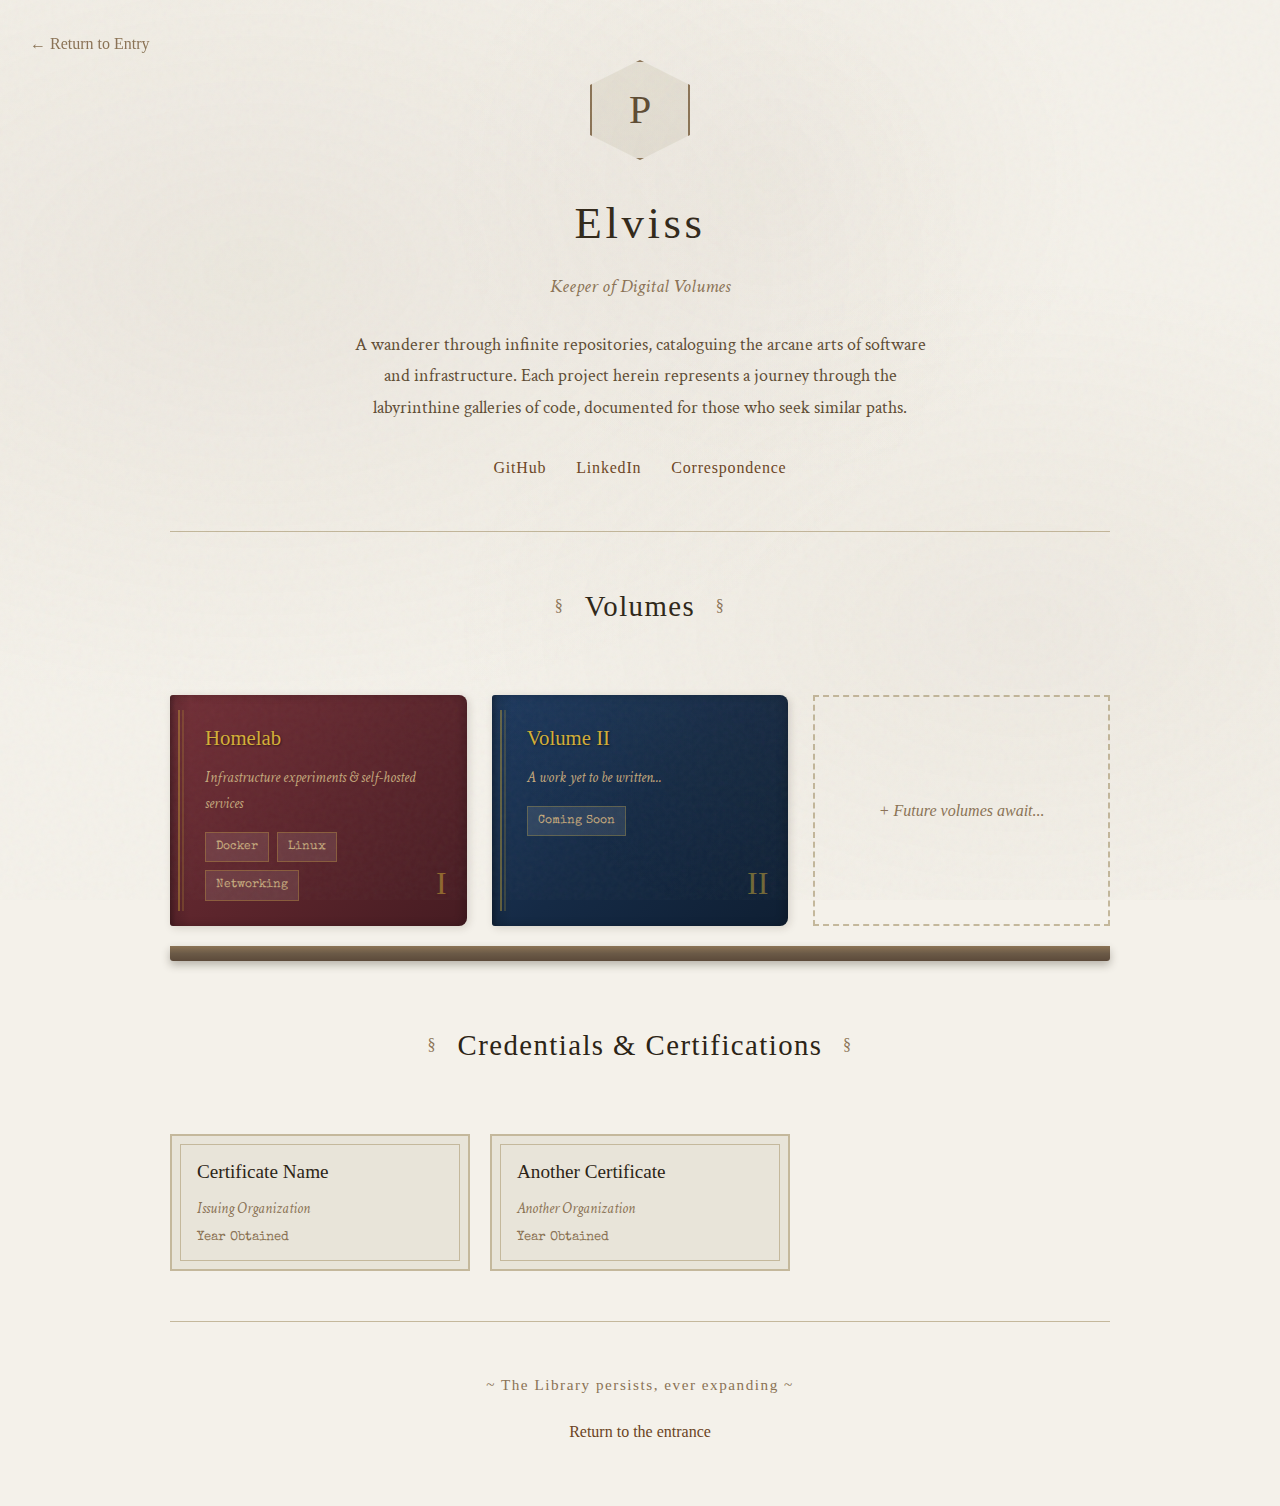
<file: library.html>
<!DOCTYPE html>
<html lang="en">
<head>
  <meta charset="UTF-8">
  <meta name="viewport" content="width=device-width, initial-scale=1.0">
  <title>The Library - Collections</title>
  <link rel="stylesheet" href="css/styles.css">
  <style>
    .library-container {
      max-width: 1000px;
      margin: 0 auto;
      padding: 60px 30px;
      position: relative;
      z-index: 1;
    }

    /* Header / Profile Section */
    .library-header {
      text-align: center;
      padding-bottom: 50px;
      margin-bottom: 50px;
      border-bottom: 1px solid var(--border);
    }

    .librarian-sigil {
      width: 100px;
      height: 100px;
      margin: 0 auto 25px;
      position: relative;
      border: 2px solid var(--ink-faded);
      clip-path: polygon(50% 0%, 100% 25%, 100% 75%, 50% 100%, 0% 75%, 0% 25%);
      display: flex;
      align-items: center;
      justify-content: center;
      background: var(--parchment-dark);
    }

    .librarian-sigil span {
      font-family: 'IM Fell English', serif;
      font-size: 2.5rem;
      color: var(--ink-light);
    }

    .library-header h1 {
      margin-bottom: 10px;
    }

    .library-header .role {
      font-style: italic;
      color: var(--ink-faded);
      font-size: 1.2rem;
      margin-bottom: 25px;
    }

    .bio {
      max-width: 600px;
      margin: 0 auto 30px;
      font-size: 1.1rem;
      color: var(--ink-light);
      line-height: 1.8;
    }

    .social-links {
      display: flex;
      justify-content: center;
      gap: 30px;
    }

    .social-links a {
      font-family: 'IM Fell English', serif;
      font-size: 1rem;
      letter-spacing: 0.05em;
      position: relative;
    }

    .social-links a::after {
      content: '';
      position: absolute;
      bottom: -3px;
      left: 0;
      width: 0;
      height: 1px;
      background: var(--accent);
      transition: width 0.3s;
    }

    .social-links a:hover::after {
      width: 100%;
    }

    /* Section titles */
    .section-header {
      text-align: center;
      margin-bottom: 40px;
    }

    .section-header h2 {
      display: inline-block;
      position: relative;
      padding: 0 30px;
    }

    .section-header h2::before,
    .section-header h2::after {
      content: '§';
      position: absolute;
      top: 50%;
      transform: translateY(-50%);
      color: var(--ink-faded);
      font-size: 1rem;
    }

    .section-header h2::before {
      left: 0;
    }

    .section-header h2::after {
      right: 0;
    }

    /* Bookshelf for projects */
    .bookshelf {
      margin-bottom: 60px;
    }

    .shelf {
      display: grid;
      grid-template-columns: repeat(auto-fill, minmax(280px, 1fr));
      gap: 25px;
      margin-bottom: 20px;
    }

    .shelf-edge {
      height: 15px;
      background: linear-gradient(
        to bottom,
        #8b7355 0%,
        #6b5a47 50%,
        #5c4a3a 100%
      );
      border-radius: 0 0 3px 3px;
      box-shadow: 0 4px 8px rgba(44, 36, 22, 0.3);
      margin-bottom: 40px;
    }

    .book a {
      display: block;
      text-decoration: none;
      height: 100%;
    }

    /* Certificate shelf */
    .certificates-grid {
      display: grid;
      grid-template-columns: repeat(auto-fill, minmax(280px, 1fr));
      gap: 20px;
    }

    .certificate h3 {
      font-family: 'IM Fell English', serif;
      font-size: 1.2rem;
      margin-bottom: 8px;
      color: var(--ink);
    }

    .certificate .issuer {
      font-style: italic;
      color: var(--ink-faded);
      font-size: 0.95rem;
      margin-bottom: 5px;
    }

    .certificate .date {
      font-family: 'Special Elite', monospace;
      font-size: 0.8rem;
      color: var(--ink-faded);
    }

    /* Footer */
    .library-footer {
      text-align: center;
      padding-top: 50px;
      margin-top: 50px;
      border-top: 1px solid var(--border);
    }

    .library-footer p {
      font-family: 'IM Fell English', serif;
      color: var(--ink-faded);
      font-size: 0.95rem;
      letter-spacing: 0.1em;
    }

    .library-footer .back-link {
      display: inline-block;
      margin-top: 20px;
      font-family: 'IM Fell English', serif;
    }

    /* Add more books prompt */
    .add-volume {
      border: 2px dashed var(--border);
      background: transparent;
      display: flex;
      align-items: center;
      justify-content: center;
      min-height: 180px;
      color: var(--ink-faded);
      font-family: 'IM Fell English', serif;
      font-style: italic;
      transition: all 0.3s;
    }

    .add-volume:hover {
      border-color: var(--ink-light);
      color: var(--ink-light);
    }

    @media (max-width: 600px) {
      .social-links {
        flex-direction: column;
        gap: 15px;
      }

      .shelf {
        grid-template-columns: 1fr;
      }
    }
  </style>
</head>
<body>
  <a href="index.html" class="nav-back">Return to Entry</a>

  <div class="library-container container">
    <!-- Profile Section -->
    <header class="library-header">
      <div class="librarian-sigil">
        <span>P</span>
      </div>
      <h1>Elviss</h1>
      <p class="role">Keeper of Digital Volumes</p>
      <p class="bio">
        A wanderer through infinite repositories, cataloguing the arcane arts of software
        and infrastructure. Each project herein represents a journey through the labyrinthine
        galleries of code, documented for those who seek similar paths.
      </p>
      <div class="social-links">
        <a href="https://github.com/Elviss-school" target="_blank">GitHub</a>
        <a href="https://linkedin.com/in/yourusername" target="_blank">LinkedIn</a>
        <a href="mailto:your@email.com">Correspondence</a>
      </div>
    </header>

    <!-- Projects / Volumes Section -->
    <section class="bookshelf">
      <div class="section-header">
        <h2>Volumes</h2>
      </div>

      <div class="shelf">
        <!-- Volume I: Homelab -->
        <div class="book burgundy">
          <a href="projects/homelab.html">
            <h3>Homelab</h3>
            <p>Infrastructure experiments & self-hosted services</p>
            <div class="tags">
              <span class="tag">Docker</span>
              <span class="tag">Linux</span>
              <span class="tag">Networking</span>
            </div>
            <span class="book-number">I</span>
          </a>
        </div>

        <!-- Volume II: Placeholder -->
        <div class="book navy">
          <a href="projects/placeholder.html">
            <h3>Volume II</h3>
            <p>A work yet to be written...</p>
            <div class="tags">
              <span class="tag">Coming Soon</span>
            </div>
            <span class="book-number">II</span>
          </a>
        </div>

        <!-- Template for adding more -->
        <div class="add-volume">
          <span>+ Future volumes await...</span>
        </div>
      </div>

      <div class="shelf-edge"></div>
    </section>

    <!-- Certificates Section -->
    <section class="certificates">
      <div class="section-header">
        <h2>Credentials & Certifications</h2>
      </div>

      <div class="certificates-grid">
        <div class="certificate">
          <h3>Certificate Name</h3>
          <p class="issuer">Issuing Organization</p>
          <p class="date">Year Obtained</p>
        </div>

        <div class="certificate">
          <h3>Another Certificate</h3>
          <p class="issuer">Another Organization</p>
          <p class="date">Year Obtained</p>
        </div>

        <!-- Add more certificates as needed -->
      </div>
    </section>

    <!-- Footer -->
    <footer class="library-footer">
      <p>~ The Library persists, ever expanding ~</p>
      <a href="index.html" class="back-link">Return to the entrance</a>
    </footer>
  </div>
</body>
</html>
</file>
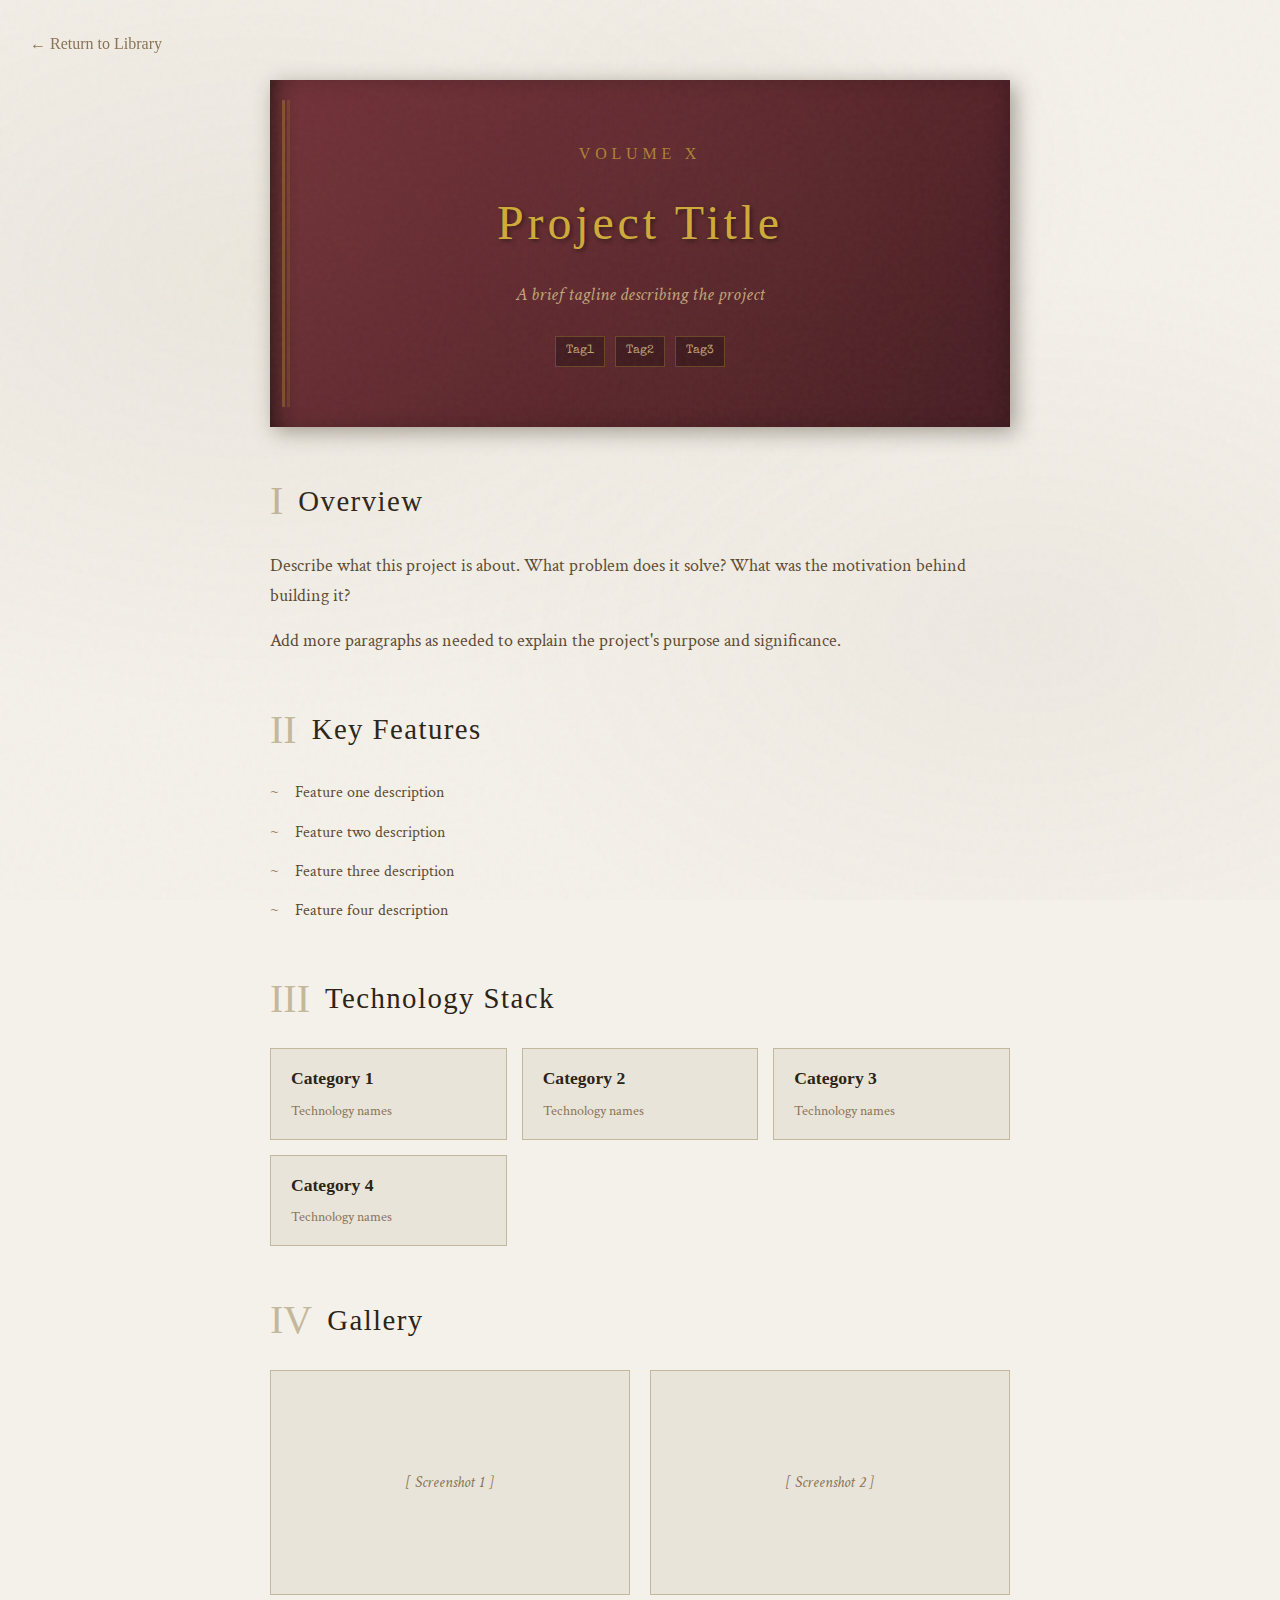
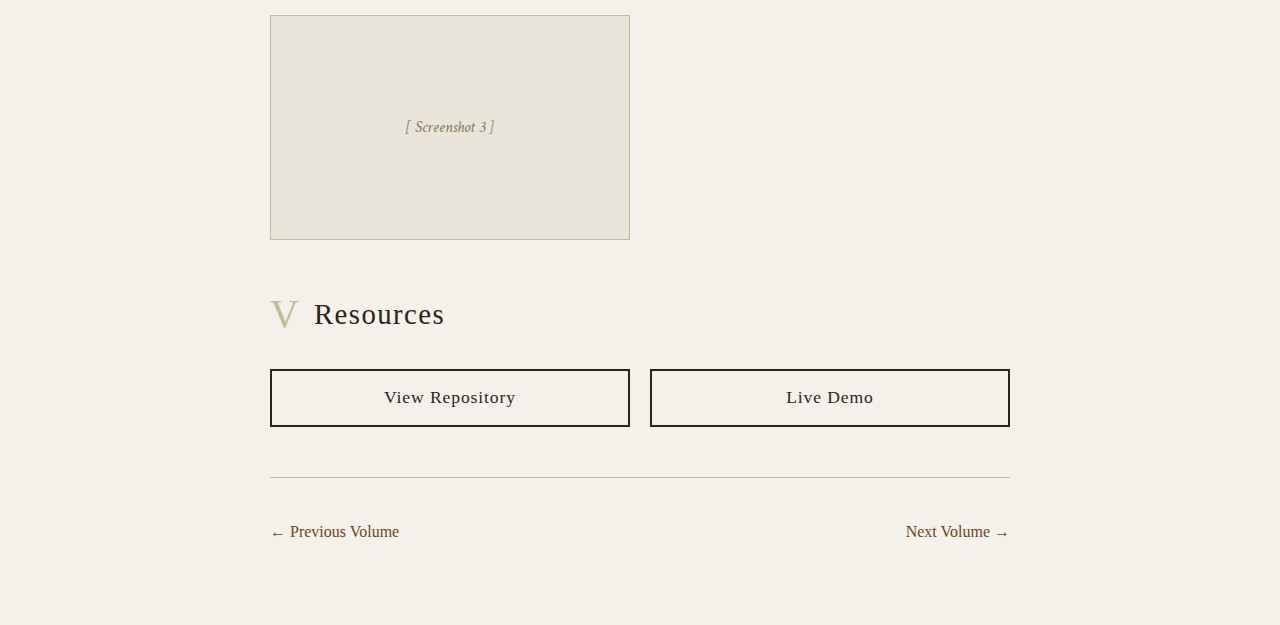
<file: projects/_TEMPLATE.html>
<!DOCTYPE html>
<html lang="en">
<head>
  <meta charset="UTF-8">
  <meta name="viewport" content="width=device-width, initial-scale=1.0">
  <!-- CHANGE: Update title -->
  <title>Volume X: PROJECT_NAME - The Library</title>
  <link rel="stylesheet" href="../css/styles.css">
  <style>
    .project-container {
      max-width: 800px;
      margin: 0 auto;
      padding: 80px 30px;
      position: relative;
      z-index: 1;
    }

    /* Book cover header */
    .book-cover {
      /* CHANGE: Pick a color theme:
         - burgundy: #722f37, #5c252c, #461c22
         - navy:     #1e3a5f, #152a45, #0f1f33
         - green:    #2d4a3e, #1f362c, #15261f
         - purple:   #4a3060, #362248, #261835
         - brown:    #8b4513, #654321, #4a3520
      */
      background: linear-gradient(135deg, #722f37 0%, #5c252c 50%, #461c22 100%);
      padding: 60px 40px;
      text-align: center;
      margin-bottom: 50px;
      position: relative;
      box-shadow:
        5px 5px 20px rgba(44, 36, 22, 0.4),
        inset -5px 0 20px rgba(0,0,0,0.2);
    }

    .book-cover::before {
      content: '';
      position: absolute;
      left: 0;
      top: 0;
      bottom: 0;
      width: 30px;
      background: linear-gradient(
        to right,
        rgba(0,0,0,0.4) 0%,
        rgba(0,0,0,0.1) 50%,
        transparent 100%
      );
    }

    .book-cover::after {
      content: '';
      position: absolute;
      left: 12px;
      top: 20px;
      bottom: 20px;
      width: 3px;
      background: rgba(212, 175, 55, 0.3);
      box-shadow: 5px 0 0 rgba(212, 175, 55, 0.15);
    }

    .book-cover .volume-number {
      font-family: 'IM Fell English', serif;
      font-size: 1rem;
      color: rgba(212, 175, 55, 0.7);
      letter-spacing: 0.3em;
      margin-bottom: 15px;
      text-transform: uppercase;
    }

    .book-cover h1 {
      color: #d4af37;
      font-size: 3rem;
      margin-bottom: 15px;
      text-shadow: 2px 2px 4px rgba(0,0,0,0.5);
    }

    .book-cover .subtitle {
      color: #c4a87c;
      font-style: italic;
      font-size: 1.2rem;
    }

    .project-tags {
      display: flex;
      justify-content: center;
      gap: 10px;
      margin-top: 25px;
      flex-wrap: wrap;
    }

    .project-tags .tag {
      background: rgba(0,0,0,0.3);
      border-color: rgba(212, 175, 55, 0.3);
    }

    /* Content sections */
    .chapter {
      margin-bottom: 50px;
    }

    .chapter-header {
      display: flex;
      align-items: center;
      gap: 15px;
      margin-bottom: 25px;
    }

    .chapter-number {
      font-family: 'IM Fell English', serif;
      font-size: 2.5rem;
      color: var(--border);
      line-height: 1;
    }

    .chapter h2 {
      margin-bottom: 0;
      border-bottom: none;
    }

    .chapter p {
      margin-bottom: 15px;
    }

    .chapter ul {
      list-style: none;
      padding-left: 0;
    }

    .chapter li {
      position: relative;
      padding-left: 25px;
      margin-bottom: 12px;
      color: var(--ink-light);
    }

    .chapter li::before {
      content: '~';
      position: absolute;
      left: 0;
      color: var(--ink-faded);
    }

    /* Tech stack display */
    .tech-stack {
      display: grid;
      grid-template-columns: repeat(auto-fill, minmax(200px, 1fr));
      gap: 15px;
      margin-top: 20px;
    }

    .tech-item {
      background: var(--parchment-dark);
      border: 1px solid var(--border);
      padding: 15px 20px;
      transition: all 0.3s;
    }

    .tech-item:hover {
      transform: translateY(-2px);
      box-shadow: 0 5px 15px var(--shadow);
    }

    .tech-item h4 {
      font-family: 'IM Fell English', serif;
      font-size: 1.1rem;
      color: var(--ink);
      margin-bottom: 5px;
    }

    .tech-item p {
      font-size: 0.9rem;
      color: var(--ink-faded);
      margin: 0;
    }

    /* Links section */
    .project-links {
      display: flex;
      gap: 20px;
      margin-top: 30px;
      flex-wrap: wrap;
    }

    .project-links .btn {
      flex: 1;
      min-width: 200px;
      text-align: center;
    }

    /* Gallery */
    .gallery {
      display: grid;
      grid-template-columns: repeat(auto-fill, minmax(250px, 1fr));
      gap: 20px;
      margin-top: 20px;
    }

    .gallery-item {
      aspect-ratio: 16/10;
      background: var(--parchment-dark);
      border: 1px solid var(--border);
      display: flex;
      align-items: center;
      justify-content: center;
      color: var(--ink-faded);
      font-style: italic;
      overflow: hidden;
    }

    .gallery-item img {
      width: 100%;
      height: 100%;
      object-fit: cover;
    }

    /* Navigation */
    .project-nav {
      display: flex;
      justify-content: space-between;
      padding-top: 40px;
      margin-top: 50px;
      border-top: 1px solid var(--border);
    }

    .project-nav a {
      font-family: 'IM Fell English', serif;
    }

    .project-nav .next::after {
      content: ' →';
    }

    .project-nav .prev::before {
      content: '← ';
    }

    @media (max-width: 600px) {
      .book-cover {
        padding: 40px 30px;
      }

      .book-cover h1 {
        font-size: 2rem;
      }

      .project-links {
        flex-direction: column;
      }
    }
  </style>
</head>
<body>
  <a href="../library.html" class="nav-back">Return to Library</a>

  <div class="project-container container">
    <!-- Book Cover - CHANGE: Update volume number, title, subtitle, and tags -->
    <header class="book-cover">
      <p class="volume-number">Volume X</p>
      <h1>Project Title</h1>
      <p class="subtitle">A brief tagline describing the project</p>
      <div class="project-tags">
        <span class="tag">Tag1</span>
        <span class="tag">Tag2</span>
        <span class="tag">Tag3</span>
      </div>
    </header>

    <!-- Chapter 1: Overview - CHANGE: Write your overview -->
    <section class="chapter">
      <div class="chapter-header">
        <span class="chapter-number">I</span>
        <h2>Overview</h2>
      </div>
      <p>
        Describe what this project is about. What problem does it solve?
        What was the motivation behind building it?
      </p>
      <p>
        Add more paragraphs as needed to explain the project's purpose
        and significance.
      </p>
    </section>

    <!-- Chapter 2: Features/Architecture - CHANGE: Update content -->
    <section class="chapter">
      <div class="chapter-header">
        <span class="chapter-number">II</span>
        <h2>Key Features</h2>
      </div>
      <ul>
        <li>Feature one description</li>
        <li>Feature two description</li>
        <li>Feature three description</li>
        <li>Feature four description</li>
      </ul>
    </section>

    <!-- Chapter 3: Technology Stack - CHANGE: Update technologies -->
    <section class="chapter">
      <div class="chapter-header">
        <span class="chapter-number">III</span>
        <h2>Technology Stack</h2>
      </div>
      <div class="tech-stack">
        <div class="tech-item">
          <h4>Category 1</h4>
          <p>Technology names</p>
        </div>
        <div class="tech-item">
          <h4>Category 2</h4>
          <p>Technology names</p>
        </div>
        <div class="tech-item">
          <h4>Category 3</h4>
          <p>Technology names</p>
        </div>
        <div class="tech-item">
          <h4>Category 4</h4>
          <p>Technology names</p>
        </div>
      </div>
    </section>

    <!-- Chapter 4: Gallery (optional) - CHANGE: Add images or remove section -->
    <section class="chapter">
      <div class="chapter-header">
        <span class="chapter-number">IV</span>
        <h2>Gallery</h2>
      </div>
      <div class="gallery">
        <!-- Replace with actual images: <img src="../images/screenshot.png" alt="Description"> -->
        <div class="gallery-item">[ Screenshot 1 ]</div>
        <div class="gallery-item">[ Screenshot 2 ]</div>
        <div class="gallery-item">[ Screenshot 3 ]</div>
      </div>
    </section>

    <!-- Chapter 5: Links - CHANGE: Update URLs -->
    <section class="chapter">
      <div class="chapter-header">
        <span class="chapter-number">V</span>
        <h2>Resources</h2>
      </div>
      <div class="project-links">
        <a href="https://github.com/yourusername/project" class="btn" target="_blank">View Repository</a>
        <a href="#" class="btn">Live Demo</a>
      </div>
    </section>

    <!-- Navigation - CHANGE: Update prev/next links -->
    <nav class="project-nav">
      <a href="previous-project.html" class="prev">Previous Volume</a>
      <a href="next-project.html" class="next">Next Volume</a>
    </nav>
  </div>
</body>
</html>

<!--
================================================================================
HOW TO ADD A NEW PROJECT:
================================================================================

1. Copy this template file and rename it (e.g., "my-project.html")

2. Update the book cover:
   - Change volume number (I, II, III, IV, V, VI, VII, VIII, IX, X...)
   - Change title and subtitle
   - Update tags
   - Pick a color theme (see comment in CSS)

3. Write your chapters:
   - Update chapter content
   - Add or remove chapters as needed
   - Update chapter numbers (Roman numerals)

4. Add to library.html:
   - Add a new book div in the .shelf:

   <div class="book green">
     <a href="projects/my-project.html">
       <h3>Project Name</h3>
       <p>Brief description</p>
       <div class="tags">
         <span class="tag">Tag1</span>
         <span class="tag">Tag2</span>
       </div>
       <span class="book-number">III</span>
     </a>
   </div>

5. Update navigation links in adjacent project files

Book color classes available:
- (default brown) - no class needed
- .burgundy - deep red
- .navy - dark blue
- .green - forest green
- .purple - deep purple

================================================================================
-->
</file>
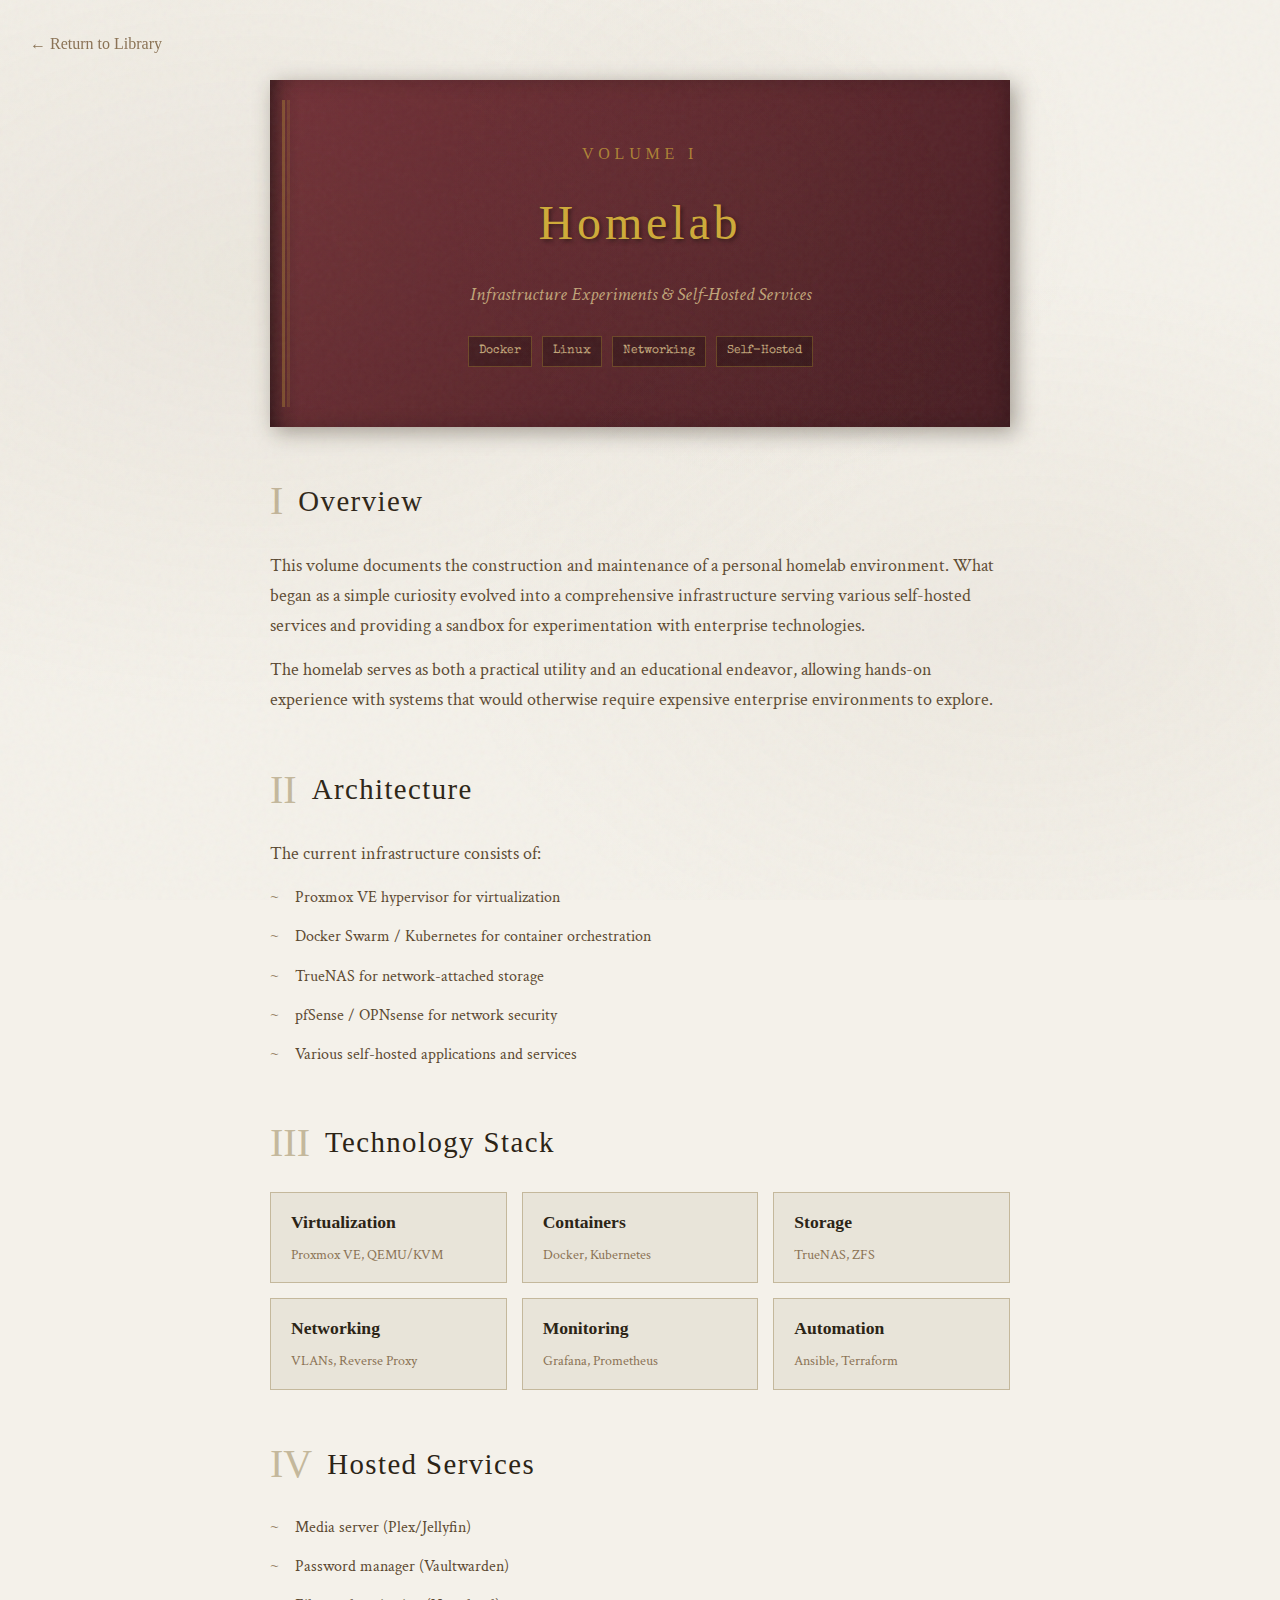
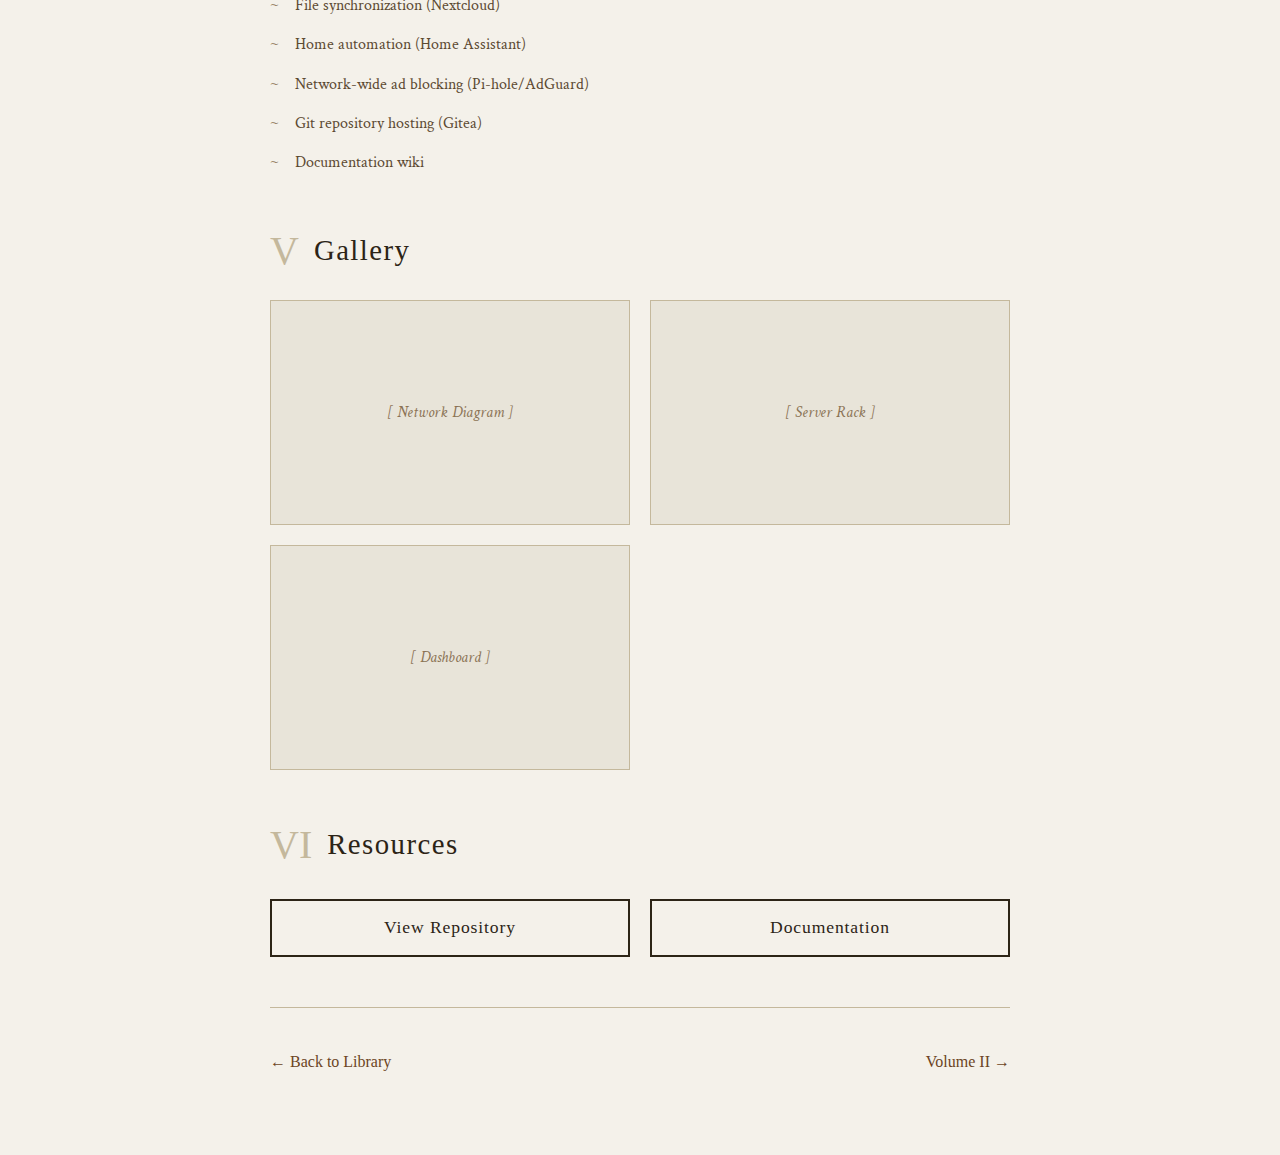
<file: projects/homelab.html>
<!DOCTYPE html>
<html lang="en">
<head>
  <meta charset="UTF-8">
  <meta name="viewport" content="width=device-width, initial-scale=1.0">
  <title>Volume I: Homelab - The Library</title>
  <link rel="stylesheet" href="../css/styles.css">
  <style>
    .project-container {
      max-width: 800px;
      margin: 0 auto;
      padding: 80px 30px;
      position: relative;
      z-index: 1;
    }

    /* Book cover header */
    .book-cover {
      background: linear-gradient(135deg, #722f37 0%, #5c252c 50%, #461c22 100%);
      padding: 60px 40px;
      text-align: center;
      margin-bottom: 50px;
      position: relative;
      box-shadow:
        5px 5px 20px rgba(44, 36, 22, 0.4),
        inset -5px 0 20px rgba(0,0,0,0.2);
    }

    .book-cover::before {
      content: '';
      position: absolute;
      left: 0;
      top: 0;
      bottom: 0;
      width: 30px;
      background: linear-gradient(
        to right,
        rgba(0,0,0,0.4) 0%,
        rgba(0,0,0,0.1) 50%,
        transparent 100%
      );
    }

    .book-cover::after {
      content: '';
      position: absolute;
      left: 12px;
      top: 20px;
      bottom: 20px;
      width: 3px;
      background: rgba(212, 175, 55, 0.3);
      box-shadow: 5px 0 0 rgba(212, 175, 55, 0.15);
    }

    .book-cover .volume-number {
      font-family: 'IM Fell English', serif;
      font-size: 1rem;
      color: rgba(212, 175, 55, 0.7);
      letter-spacing: 0.3em;
      margin-bottom: 15px;
      text-transform: uppercase;
    }

    .book-cover h1 {
      color: #d4af37;
      font-size: 3rem;
      margin-bottom: 15px;
      text-shadow: 2px 2px 4px rgba(0,0,0,0.5);
    }

    .book-cover .subtitle {
      color: #c4a87c;
      font-style: italic;
      font-size: 1.2rem;
    }

    .project-tags {
      display: flex;
      justify-content: center;
      gap: 10px;
      margin-top: 25px;
    }

    .project-tags .tag {
      background: rgba(0,0,0,0.3);
      border-color: rgba(212, 175, 55, 0.3);
    }

    /* Content sections */
    .chapter {
      margin-bottom: 50px;
    }

    .chapter-header {
      display: flex;
      align-items: center;
      gap: 15px;
      margin-bottom: 25px;
    }

    .chapter-number {
      font-family: 'IM Fell English', serif;
      font-size: 2.5rem;
      color: var(--border);
      line-height: 1;
    }

    .chapter h2 {
      margin-bottom: 0;
      border-bottom: none;
    }

    .chapter p {
      margin-bottom: 15px;
    }

    .chapter ul {
      list-style: none;
      padding-left: 0;
    }

    .chapter li {
      position: relative;
      padding-left: 25px;
      margin-bottom: 12px;
      color: var(--ink-light);
    }

    .chapter li::before {
      content: '~';
      position: absolute;
      left: 0;
      color: var(--ink-faded);
    }

    /* Tech stack display */
    .tech-stack {
      display: grid;
      grid-template-columns: repeat(auto-fill, minmax(200px, 1fr));
      gap: 15px;
      margin-top: 20px;
    }

    .tech-item {
      background: var(--parchment-dark);
      border: 1px solid var(--border);
      padding: 15px 20px;
      transition: all 0.3s;
    }

    .tech-item:hover {
      transform: translateY(-2px);
      box-shadow: 0 5px 15px var(--shadow);
    }

    .tech-item h4 {
      font-family: 'IM Fell English', serif;
      font-size: 1.1rem;
      color: var(--ink);
      margin-bottom: 5px;
    }

    .tech-item p {
      font-size: 0.9rem;
      color: var(--ink-faded);
      margin: 0;
    }

    /* Links section */
    .project-links {
      display: flex;
      gap: 20px;
      margin-top: 30px;
      flex-wrap: wrap;
    }

    .project-links .btn {
      flex: 1;
      min-width: 200px;
      text-align: center;
    }

    /* Gallery placeholder */
    .gallery {
      display: grid;
      grid-template-columns: repeat(auto-fill, minmax(250px, 1fr));
      gap: 20px;
      margin-top: 20px;
    }

    .gallery-item {
      aspect-ratio: 16/10;
      background: var(--parchment-dark);
      border: 1px solid var(--border);
      display: flex;
      align-items: center;
      justify-content: center;
      color: var(--ink-faded);
      font-style: italic;
    }

    /* Navigation */
    .project-nav {
      display: flex;
      justify-content: space-between;
      padding-top: 40px;
      margin-top: 50px;
      border-top: 1px solid var(--border);
    }

    .project-nav a {
      font-family: 'IM Fell English', serif;
    }

    .project-nav .next::after {
      content: ' →';
    }

    .project-nav .prev::before {
      content: '← ';
    }

    @media (max-width: 600px) {
      .book-cover {
        padding: 40px 30px;
      }

      .book-cover h1 {
        font-size: 2rem;
      }

      .project-links {
        flex-direction: column;
      }
    }
  </style>
</head>
<body>
  <a href="../library.html" class="nav-back">Return to Library</a>

  <div class="project-container container">
    <!-- Book Cover -->
    <header class="book-cover">
      <p class="volume-number">Volume I</p>
      <h1>Homelab</h1>
      <p class="subtitle">Infrastructure Experiments & Self-Hosted Services</p>
      <div class="project-tags">
        <span class="tag">Docker</span>
        <span class="tag">Linux</span>
        <span class="tag">Networking</span>
        <span class="tag">Self-Hosted</span>
      </div>
    </header>

    <!-- Chapter 1: Overview -->
    <section class="chapter">
      <div class="chapter-header">
        <span class="chapter-number">I</span>
        <h2>Overview</h2>
      </div>
      <p>
        This volume documents the construction and maintenance of a personal homelab
        environment. What began as a simple curiosity evolved into a comprehensive
        infrastructure serving various self-hosted services and providing a sandbox
        for experimentation with enterprise technologies.
      </p>
      <p>
        The homelab serves as both a practical utility and an educational endeavor,
        allowing hands-on experience with systems that would otherwise require
        expensive enterprise environments to explore.
      </p>
    </section>

    <!-- Chapter 2: Architecture -->
    <section class="chapter">
      <div class="chapter-header">
        <span class="chapter-number">II</span>
        <h2>Architecture</h2>
      </div>
      <p>The current infrastructure consists of:</p>
      <ul>
        <li>Proxmox VE hypervisor for virtualization</li>
        <li>Docker Swarm / Kubernetes for container orchestration</li>
        <li>TrueNAS for network-attached storage</li>
        <li>pfSense / OPNsense for network security</li>
        <li>Various self-hosted applications and services</li>
      </ul>
    </section>

    <!-- Chapter 3: Technology Stack -->
    <section class="chapter">
      <div class="chapter-header">
        <span class="chapter-number">III</span>
        <h2>Technology Stack</h2>
      </div>
      <div class="tech-stack">
        <div class="tech-item">
          <h4>Virtualization</h4>
          <p>Proxmox VE, QEMU/KVM</p>
        </div>
        <div class="tech-item">
          <h4>Containers</h4>
          <p>Docker, Kubernetes</p>
        </div>
        <div class="tech-item">
          <h4>Storage</h4>
          <p>TrueNAS, ZFS</p>
        </div>
        <div class="tech-item">
          <h4>Networking</h4>
          <p>VLANs, Reverse Proxy</p>
        </div>
        <div class="tech-item">
          <h4>Monitoring</h4>
          <p>Grafana, Prometheus</p>
        </div>
        <div class="tech-item">
          <h4>Automation</h4>
          <p>Ansible, Terraform</p>
        </div>
      </div>
    </section>

    <!-- Chapter 4: Services -->
    <section class="chapter">
      <div class="chapter-header">
        <span class="chapter-number">IV</span>
        <h2>Hosted Services</h2>
      </div>
      <ul>
        <li>Media server (Plex/Jellyfin)</li>
        <li>Password manager (Vaultwarden)</li>
        <li>File synchronization (Nextcloud)</li>
        <li>Home automation (Home Assistant)</li>
        <li>Network-wide ad blocking (Pi-hole/AdGuard)</li>
        <li>Git repository hosting (Gitea)</li>
        <li>Documentation wiki</li>
      </ul>
    </section>

    <!-- Chapter 5: Gallery -->
    <section class="chapter">
      <div class="chapter-header">
        <span class="chapter-number">V</span>
        <h2>Gallery</h2>
      </div>
      <div class="gallery">
        <div class="gallery-item">[ Network Diagram ]</div>
        <div class="gallery-item">[ Server Rack ]</div>
        <div class="gallery-item">[ Dashboard ]</div>
      </div>
    </section>

    <!-- Links -->
    <section class="chapter">
      <div class="chapter-header">
        <span class="chapter-number">VI</span>
        <h2>Resources</h2>
      </div>
      <div class="project-links">
        <a href="https://github.com/yourusername/homelab" class="btn" target="_blank">View Repository</a>
        <a href="#" class="btn">Documentation</a>
      </div>
    </section>

    <!-- Navigation -->
    <nav class="project-nav">
      <a href="../library.html" class="prev">Back to Library</a>
      <a href="placeholder.html" class="next">Volume II</a>
    </nav>
  </div>
</body>
</html>
</file>
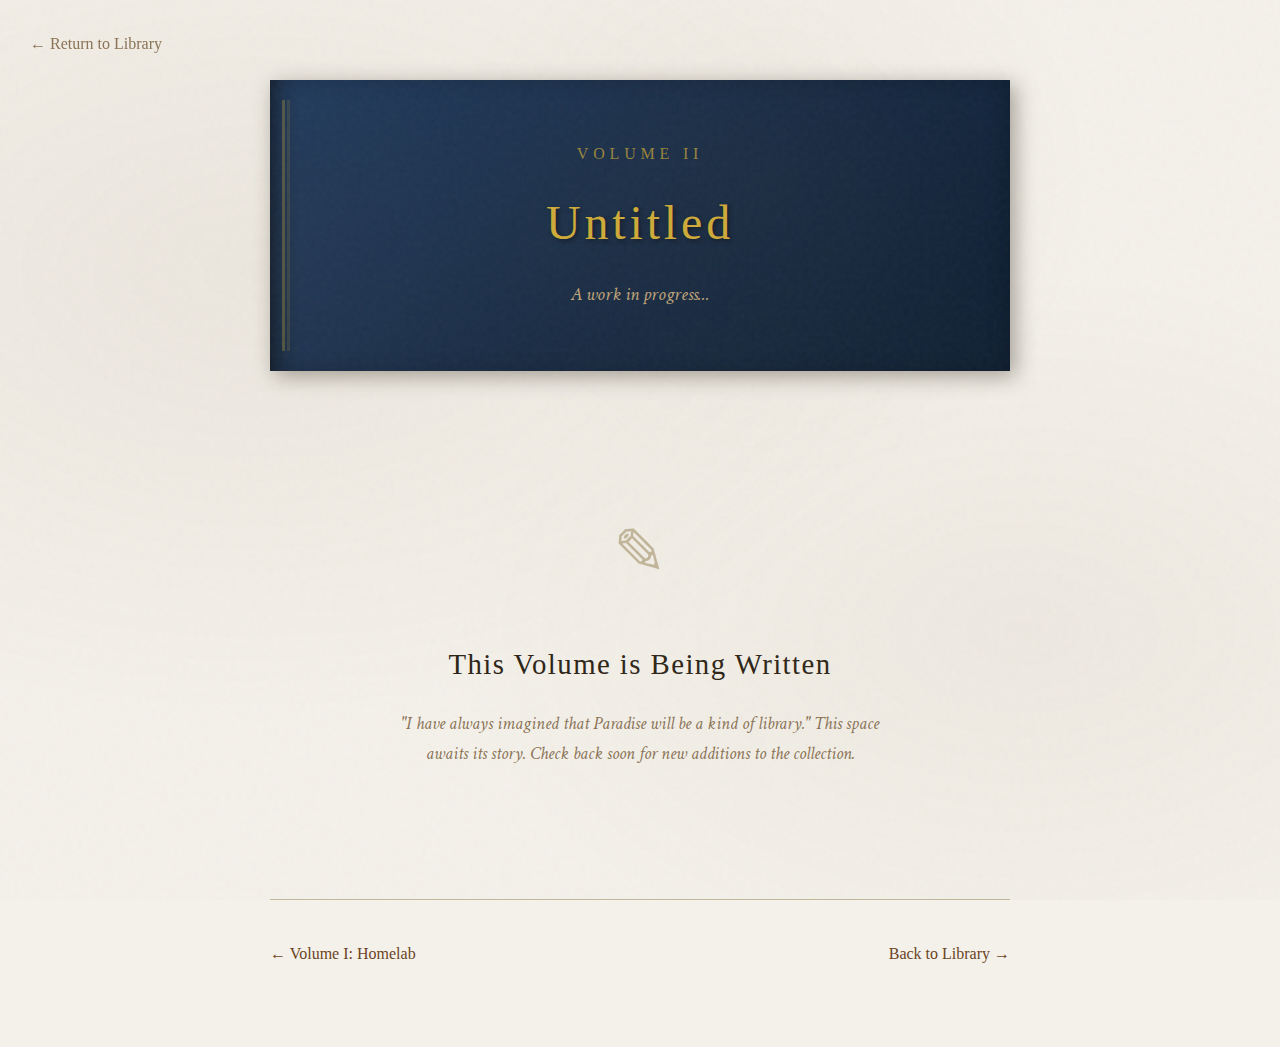
<file: projects/placeholder.html>
<!DOCTYPE html>
<html lang="en">
<head>
  <meta charset="UTF-8">
  <meta name="viewport" content="width=device-width, initial-scale=1.0">
  <title>Volume II - The Library</title>
  <link rel="stylesheet" href="../css/styles.css">
  <style>
    .project-container {
      max-width: 800px;
      margin: 0 auto;
      padding: 80px 30px;
      position: relative;
      z-index: 1;
    }

    /* Book cover header */
    .book-cover {
      background: linear-gradient(135deg, #1e3a5f 0%, #152a45 50%, #0f1f33 100%);
      padding: 60px 40px;
      text-align: center;
      margin-bottom: 50px;
      position: relative;
      box-shadow:
        5px 5px 20px rgba(44, 36, 22, 0.4),
        inset -5px 0 20px rgba(0,0,0,0.2);
    }

    .book-cover::before {
      content: '';
      position: absolute;
      left: 0;
      top: 0;
      bottom: 0;
      width: 30px;
      background: linear-gradient(
        to right,
        rgba(0,0,0,0.4) 0%,
        rgba(0,0,0,0.1) 50%,
        transparent 100%
      );
    }

    .book-cover::after {
      content: '';
      position: absolute;
      left: 12px;
      top: 20px;
      bottom: 20px;
      width: 3px;
      background: rgba(212, 175, 55, 0.3);
      box-shadow: 5px 0 0 rgba(212, 175, 55, 0.15);
    }

    .book-cover .volume-number {
      font-family: 'IM Fell English', serif;
      font-size: 1rem;
      color: rgba(212, 175, 55, 0.7);
      letter-spacing: 0.3em;
      margin-bottom: 15px;
      text-transform: uppercase;
    }

    .book-cover h1 {
      color: #d4af37;
      font-size: 3rem;
      margin-bottom: 15px;
      text-shadow: 2px 2px 4px rgba(0,0,0,0.5);
    }

    .book-cover .subtitle {
      color: #c4a87c;
      font-style: italic;
      font-size: 1.2rem;
    }

    /* Placeholder content */
    .placeholder-content {
      text-align: center;
      padding: 80px 40px;
    }

    .placeholder-icon {
      font-size: 4rem;
      color: var(--border);
      margin-bottom: 30px;
    }

    .placeholder-content h2 {
      margin-bottom: 20px;
    }

    .placeholder-content p {
      max-width: 500px;
      margin: 0 auto;
      color: var(--ink-faded);
      font-style: italic;
    }

    /* Navigation */
    .project-nav {
      display: flex;
      justify-content: space-between;
      padding-top: 40px;
      margin-top: 50px;
      border-top: 1px solid var(--border);
    }

    .project-nav a {
      font-family: 'IM Fell English', serif;
    }

    .project-nav .next::after {
      content: ' →';
    }

    .project-nav .prev::before {
      content: '← ';
    }

    @media (max-width: 600px) {
      .book-cover {
        padding: 40px 30px;
      }

      .book-cover h1 {
        font-size: 2rem;
      }
    }
  </style>
</head>
<body>
  <a href="../library.html" class="nav-back">Return to Library</a>

  <div class="project-container container">
    <!-- Book Cover -->
    <header class="book-cover">
      <p class="volume-number">Volume II</p>
      <h1>Untitled</h1>
      <p class="subtitle">A work in progress...</p>
    </header>

    <!-- Placeholder -->
    <div class="placeholder-content">
      <div class="placeholder-icon">&#9998;</div>
      <h2>This Volume is Being Written</h2>
      <p>
        "I have always imagined that Paradise will be a kind of library."
        This space awaits its story. Check back soon for new additions
        to the collection.
      </p>
    </div>

    <!-- Navigation -->
    <nav class="project-nav">
      <a href="homelab.html" class="prev">Volume I: Homelab</a>
      <a href="../library.html" class="next">Back to Library</a>
    </nav>
  </div>
</body>
</html>
</file>
<file: css/styles.css>
/* Library of Babel Portfolio - Shared Styles */

@import url('https://fonts.googleapis.com/css2?family=IM+Fell+English:ital@0;1&family=Crimson+Text:ital,wght@0,400;0,600;0,700;1,400&family=Special+Elite&display=swap');

:root {
  --parchment: #f4f1ea;
  --parchment-dark: #e8e4d9;
  --ink: #2c2416;
  --ink-light: #5c4a32;
  --ink-faded: #8b7355;
  --accent: #6b4423;
  --border: #c4b89c;
  --shadow: rgba(44, 36, 22, 0.15);
}

* {
  margin: 0;
  padding: 0;
  box-sizing: border-box;
}

body {
  font-family: 'Crimson Text', Georgia, serif;
  background: var(--parchment);
  color: var(--ink);
  min-height: 100vh;
  line-height: 1.7;
  position: relative;
}

/* Paper texture overlay */
body::before {
  content: '';
  position: fixed;
  top: 0;
  left: 0;
  width: 100%;
  height: 100%;
  background-image: url("data:image/svg+xml,%3Csvg viewBox='0 0 200 200' xmlns='http://www.w3.org/2000/svg'%3E%3Cfilter id='noiseFilter'%3E%3CfeTurbulence type='fractalNoise' baseFrequency='0.85' numOctaves='4' stitchTiles='stitch'/%3E%3C/filter%3E%3Crect width='100%25' height='100%25' filter='url(%23noiseFilter)'/%3E%3C/svg%3E");
  opacity: 0.04;
  pointer-events: none;
  z-index: 1000;
}

/* Aged paper spots */
body::after {
  content: '';
  position: fixed;
  top: 0;
  left: 0;
  width: 100%;
  height: 100%;
  background:
    radial-gradient(ellipse at 20% 30%, rgba(139, 115, 85, 0.08) 0%, transparent 50%),
    radial-gradient(ellipse at 80% 70%, rgba(139, 115, 85, 0.06) 0%, transparent 40%),
    radial-gradient(ellipse at 60% 20%, rgba(139, 115, 85, 0.05) 0%, transparent 30%);
  pointer-events: none;
  z-index: 999;
}

.container {
  position: relative;
  z-index: 1;
}

/* Typography */
h1, h2, h3 {
  font-family: 'IM Fell English', serif;
  font-weight: 400;
}

h1 {
  font-size: 2.8rem;
  letter-spacing: 0.08em;
  color: var(--ink);
}

h2 {
  font-size: 1.8rem;
  letter-spacing: 0.05em;
  color: var(--ink);
  margin-bottom: 1.5rem;
}

h3 {
  font-size: 1.4rem;
  color: var(--ink-light);
}

p {
  color: var(--ink-light);
  font-size: 1.1rem;
}

a {
  color: var(--accent);
  text-decoration: none;
  transition: all 0.3s ease;
}

a:hover {
  color: var(--ink);
}

/* Decorative elements */
.ornament {
  text-align: center;
  color: var(--ink-faded);
  font-size: 1.5rem;
  letter-spacing: 0.5em;
  margin: 2rem 0;
}

.divider {
  border: none;
  height: 1px;
  background: linear-gradient(
    to right,
    transparent,
    var(--border) 20%,
    var(--border) 80%,
    transparent
  );
  margin: 3rem 0;
}

/* Book styling for projects */
.book {
  background: linear-gradient(135deg, #8b4513 0%, #654321 50%, #4a3520 100%);
  border-radius: 3px 8px 8px 3px;
  padding: 25px 30px 25px 35px;
  position: relative;
  cursor: pointer;
  transition: all 0.3s ease;
  box-shadow:
    2px 2px 8px var(--shadow),
    inset -3px 0 10px rgba(0,0,0,0.2);
  min-height: 180px;
  display: flex;
  flex-direction: column;
  justify-content: center;
}

.book::before {
  content: '';
  position: absolute;
  left: 0;
  top: 0;
  bottom: 0;
  width: 20px;
  background: linear-gradient(
    to right,
    rgba(0,0,0,0.3) 0%,
    rgba(0,0,0,0.1) 30%,
    transparent 100%
  );
  border-radius: 3px 0 0 3px;
}

/* Book spine lines */
.book::after {
  content: '';
  position: absolute;
  left: 8px;
  top: 15px;
  bottom: 15px;
  width: 2px;
  background: rgba(212, 175, 55, 0.4);
  box-shadow: 4px 0 0 rgba(212, 175, 55, 0.2);
}

.book:hover {
  transform: translateY(-5px) rotate(-1deg);
  box-shadow:
    5px 8px 15px var(--shadow),
    inset -3px 0 10px rgba(0,0,0,0.2);
}

.book h3 {
  color: #d4af37;
  font-family: 'IM Fell English', serif;
  font-size: 1.3rem;
  margin-bottom: 10px;
  text-shadow: 1px 1px 2px rgba(0,0,0,0.5);
}

.book p {
  color: #c4a87c;
  font-size: 0.95rem;
  font-style: italic;
}

.book .book-number {
  position: absolute;
  bottom: 15px;
  right: 20px;
  font-family: 'IM Fell English', serif;
  color: rgba(212, 175, 55, 0.5);
  font-size: 2rem;
}

/* Different book colors */
.book.burgundy {
  background: linear-gradient(135deg, #722f37 0%, #5c252c 50%, #461c22 100%);
}

.book.navy {
  background: linear-gradient(135deg, #1e3a5f 0%, #152a45 50%, #0f1f33 100%);
}

.book.green {
  background: linear-gradient(135deg, #2d4a3e 0%, #1f362c 50%, #15261f 100%);
}

.book.purple {
  background: linear-gradient(135deg, #4a3060 0%, #362248 50%, #261835 100%);
}

/* Certificate styling */
.certificate {
  background: var(--parchment-dark);
  border: 2px solid var(--border);
  padding: 20px 25px;
  position: relative;
  transition: all 0.3s ease;
}

.certificate::before {
  content: '';
  position: absolute;
  top: 8px;
  left: 8px;
  right: 8px;
  bottom: 8px;
  border: 1px solid var(--border);
  pointer-events: none;
}

.certificate:hover {
  box-shadow: 0 5px 20px var(--shadow);
  transform: translateY(-3px);
}

/* Buttons */
.btn {
  display: inline-block;
  font-family: 'IM Fell English', serif;
  font-size: 1.1rem;
  padding: 12px 30px;
  border: 2px solid var(--ink);
  background: transparent;
  color: var(--ink);
  cursor: pointer;
  transition: all 0.3s ease;
  letter-spacing: 0.05em;
}

.btn:hover {
  background: var(--ink);
  color: var(--parchment);
}

/* Navigation */
.nav-back {
  position: fixed;
  top: 30px;
  left: 30px;
  font-family: 'IM Fell English', serif;
  font-size: 1rem;
  color: var(--ink-faded);
  z-index: 100;
}

.nav-back:hover {
  color: var(--ink);
}

.nav-back::before {
  content: '← ';
}

/* Tags */
.tags {
  display: flex;
  flex-wrap: wrap;
  gap: 8px;
  margin-top: 15px;
}

.tag {
  font-family: 'Special Elite', monospace;
  font-size: 0.75rem;
  padding: 4px 10px;
  background: rgba(255,255,255,0.1);
  color: #c4a87c;
  border: 1px solid rgba(212, 175, 55, 0.3);
}

/* Responsive */
@media (max-width: 768px) {
  h1 {
    font-size: 2rem;
  }

  h2 {
    font-size: 1.5rem;
  }

  .book {
    min-height: 150px;
    padding: 20px 25px 20px 30px;
  }
}
</file>
